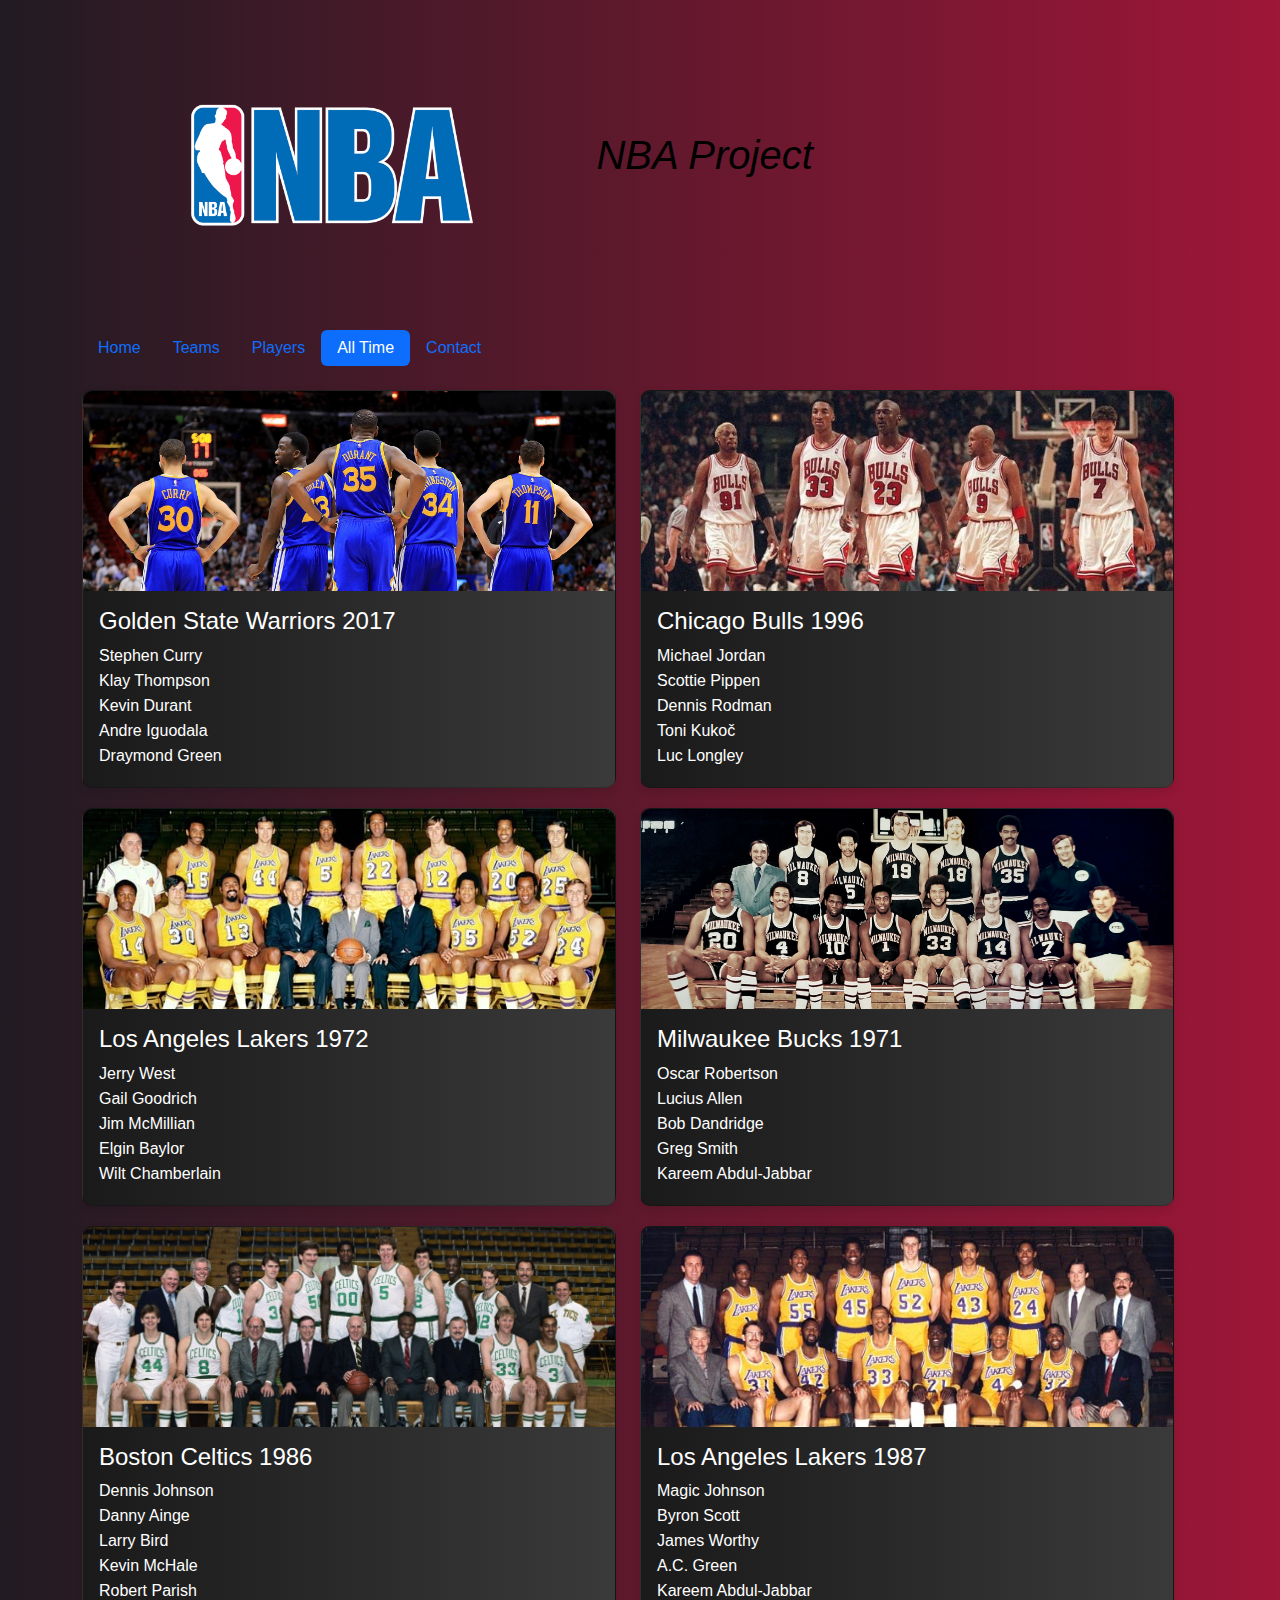
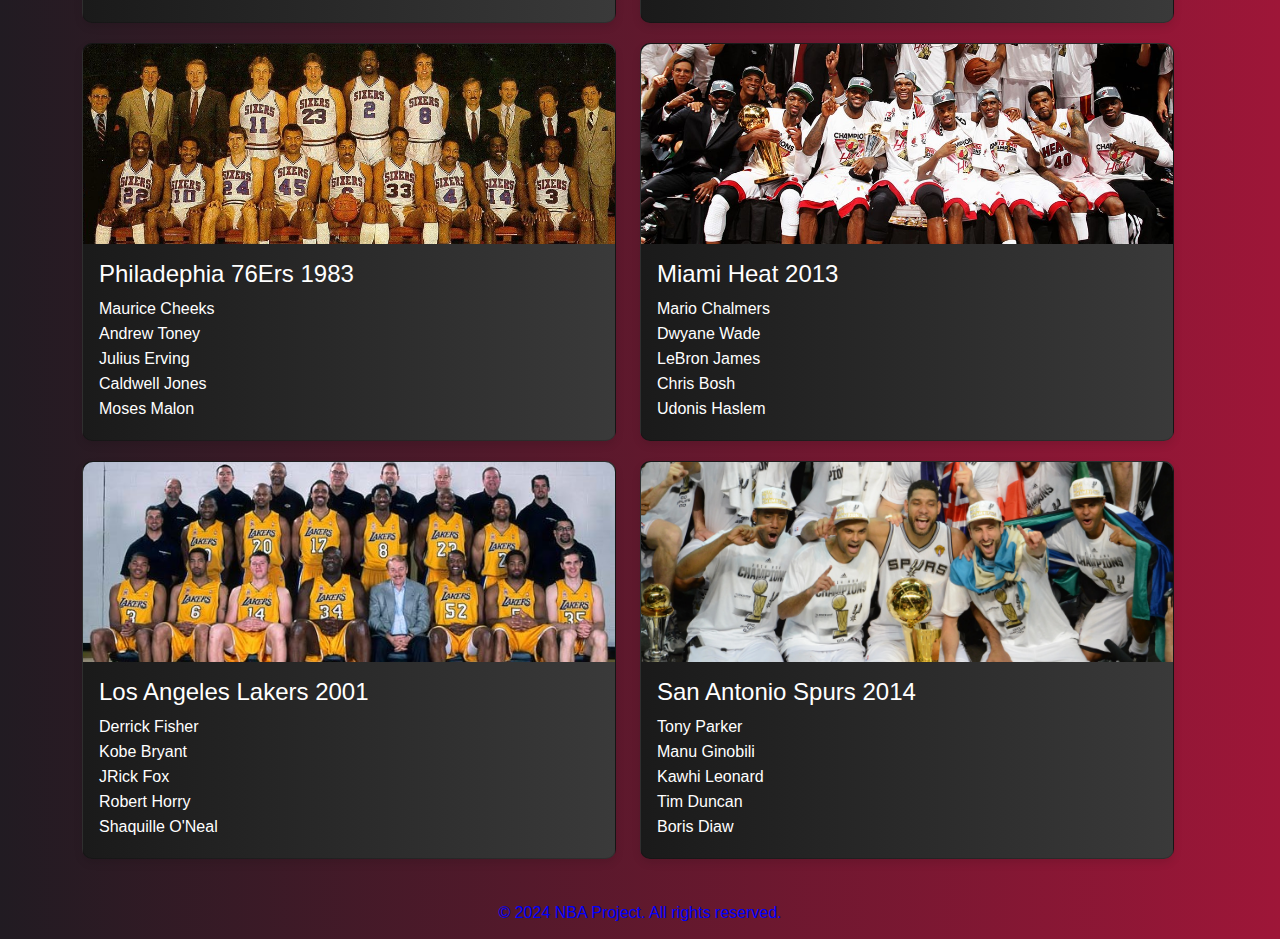
<file: allTime.html>
<!DOCTYPE html>
<html lang="en">
<head>
    <meta charset="UTF-8">
    <meta name="viewport" content="width=device-width, initial-scale=1.0">
    <title>NBA Project</title>
    <link href="https://cdn.jsdelivr.net/npm/bootstrap@5.3.3/dist/css/bootstrap.min.css" rel="stylesheet" integrity="sha384-QWTKZyjpPEjISv5WaRU9OFeRpok6YctnYmDr5pNlyT2bRjXh0JMhjY6hW+ALEwIH" crossorigin="anonymous">
    <link rel="stylesheet" href="css/stylesAllTime.css">
</head>
<body>
    <div class="container">
        <!-- Header -->
        <header class="header my-4">
            <img src="img/logoNBA.png" alt="NBA Logo" class="img-fluid">
            <h1>NBA Project</h1>
        </header>
    
        <!-- Nav -->
        <nav class="nav mb-4">
            <ul class="nav nav-pills justify-content-center">
                <li class="nav-item"><a class="nav-link" href="index.html">Home</a></li>
                <li class="nav-item"><a class="nav-link" href="teams.html">Teams</a></li>
                <li class="nav-item"><a class="nav-link" href="players.html">Players</a></li>
                <li class="nav-item"><a class="nav-link active" href="allTime.html">All Time</a></li>
                <li class="nav-item"><a class="nav-link" href="#">Contact</a></li>
            </ul>
        </nav>
    
        <!-- Main Content -->
        <main class="row">
            <!-- Existing Cards Here -->
            <div class="all-time-teams row">
                <div class="col-md-6">
                    <div class="card">
                        <img src="img/AllTime/warriors2017.jpg" class="card-img-top" alt="Golden State Warriors 2017">
                        <div class="card-body">
                            <h5 class="card-title">Golden State Warriors 2017</h5>
                            <ul class="team-players">
                                <li>Stephen Curry</li>
                                <li>Klay Thompson</li>
                                <li>Kevin Durant</li>
                                <li>Andre Iguodala</li>
                                <li>Draymond Green</li>
                            </ul>
                        </div>
                    </div>
                </div>
        
                <div class="col-md-6">
                    <div class="card">
                        <img src="img/AllTime/Bulls96.jpg" class="card-img-top" alt="Chicago Bulls 1996">
                        <div class="card-body">
                            <h5 class="card-title">Chicago Bulls 1996</h5>
                            <ul class="team-players">
                                <li>Michael Jordan</li>
                                <li>Scottie Pippen</li>
                                <li>Dennis Rodman</li>
                                <li>Toni Kukoč</li>
                                <li>Luc Longley</li>
                            </ul>
                        </div>
                    </div>
                </div>

                <div class="col-md-6">
                    <div class="card">
                        <img src="img/AllTime/lakers1972.jpg" class="card-img-top" alt="Chicago Bulls 1996">
                        <div class="card-body">
                            <h5 class="card-title">Los Angeles Lakers 1972</h5>
                            <ul class="team-players">
                                <li>Jerry West</li>
                                <li>Gail Goodrich</li>
                                <li>Jim McMillian</li>
                                <li>Elgin Baylor</li>
                                <li>Wilt Chamberlain</li>
                            </ul>
                        </div>
                    </div>
                </div>

                <div class="col-md-6">
                    <div class="card">
                        <img src="img/AllTime/MilwaukeeBucks1970.jpg" class="card-img-top" alt="Chicago Bulls 1996">
                        <div class="card-body">
                            <h5 class="card-title">Milwaukee Bucks 1971</h5>
                            <ul class="team-players">
                                <li>Oscar Robertson</li>
                                <li>Lucius Allen</li>
                                <li>Bob Dandridge</li>
                                <li>Greg Smith</li>
                                <li>Kareem Abdul-Jabbar</li>
                            </ul>
                        </div>
                    </div>
                </div>

                <div class="col-md-6">
                    <div class="card">
                        <img src="img/AllTime/Boston-Celtics-1986.jpg" class="card-img-top" alt="Chicago Bulls 1996">
                        <div class="card-body">
                            <h5 class="card-title">Boston Celtics 1986</h5>
                            <ul class="team-players">
                                <li>Dennis Johnson</li>
                                <li>Danny Ainge</li>
                                <li>Larry Bird</li>
                                <li>Kevin McHale</li>
                                <li>Robert Parish</li>
                            </ul>
                        </div>
                    </div>
                </div>

                <div class="col-md-6">
                    <div class="card">
                        <img src="img/AllTime/lakers_1986_1987.jpg" class="card-img-top" alt="Chicago Bulls 1996">
                        <div class="card-body">
                            <h5 class="card-title">Los Angeles Lakers 1987</h5>
                            <ul class="team-players">
                                <li>Magic Johnson</li>
                                <li>Byron Scott</li>
                                <li>James Worthy</li>
                                <li>A.C. Green</li>
                                <li>Kareem Abdul-Jabbar</li>
                            </ul>
                        </div>
                    </div>
                </div>
                
                <div class="col-md-6">
                    <div class="card">
                        <img src="img/AllTime/phila83.jpg" class="card-img-top" alt="Chicago Bulls 1996">
                        <div class="card-body">
                            <h5 class="card-title">Philadephia 76Ers 1983</h5>
                            <ul class="team-players">
                                <li>Maurice Cheeks</li>
                                <li>Andrew Toney</li>
                                <li>Julius Erving</li>
                                <li>Caldwell Jones </li>
                                <li>Moses Malon</li>
                            </ul>
                        </div>
                    </div>
                </div>

                <div class="col-md-6">
                    <div class="card">
                        <img src="img/AllTime/miami2013.jpg" class="card-img-top" alt="Chicago Bulls 1996">
                        <div class="card-body">
                            <h5 class="card-title">Miami Heat 2013</h5>
                            <ul class="team-players">
                                <li>Mario Chalmers</li>
                                <li>Dwyane Wade</li>
                                <li>LeBron James</li>
                                <li>Chris Bosh</li>
                                <li>Udonis Haslem</li>
                            </ul>
                        </div>
                    </div>
                </div>

                <div class="col-md-6">
                    <div class="card">
                        <img src="img/AllTime/lakers2001.jpg" class="card-img-top" alt="Chicago Bulls 1996">
                        <div class="card-body">
                            <h5 class="card-title">Los Angeles Lakers 2001</h5>
                            <ul class="team-players">
                                <li>Derrick Fisher</li>
                                <li>Kobe Bryant</li>
                                <li>JRick Fox</li>
                                <li>Robert Horry</li>
                                <li>Shaquille O'Neal</li>
                            </ul>
                        </div>
                    </div>
                </div>

                <div class="col-md-6">
                    <div class="card">
                        <img src="img/AllTime/spurs2014.jpg" class="card-img-top" alt="Chicago Bulls 1996">
                        <div class="card-body">
                            <h5 class="card-title">San Antonio Spurs 2014</h5>
                            <ul class="team-players">
                                <li>Tony Parker</li>
                                <li>Manu Ginobili</li>
                                <li>Kawhi Leonard</li>
                                <li>Tim Duncan</li>
                                <li>Boris Diaw</li>
                            </ul>
                        </div>
                    </div>
                </div>
                





                </div>
    
        <!-- Footer -->
        <footer class="footer mt-4">
            <p class="text-center">&copy; 2024 NBA Project. All rights reserved.</p>
        </footer>
    </div>
    <script src="https://cdn.jsdelivr.net/npm/bootstrap@5.3.3/dist/js/bootstrap.bundle.min.js" integrity="sha384-YvpcrYf0tY3lHB60NNkmXc5s9fDVZLESaAA55NDzOxhy9GkcIdslK1eN7N6jIeHz" crossorigin="anonymous"></script>
</body>
</html>
</file>
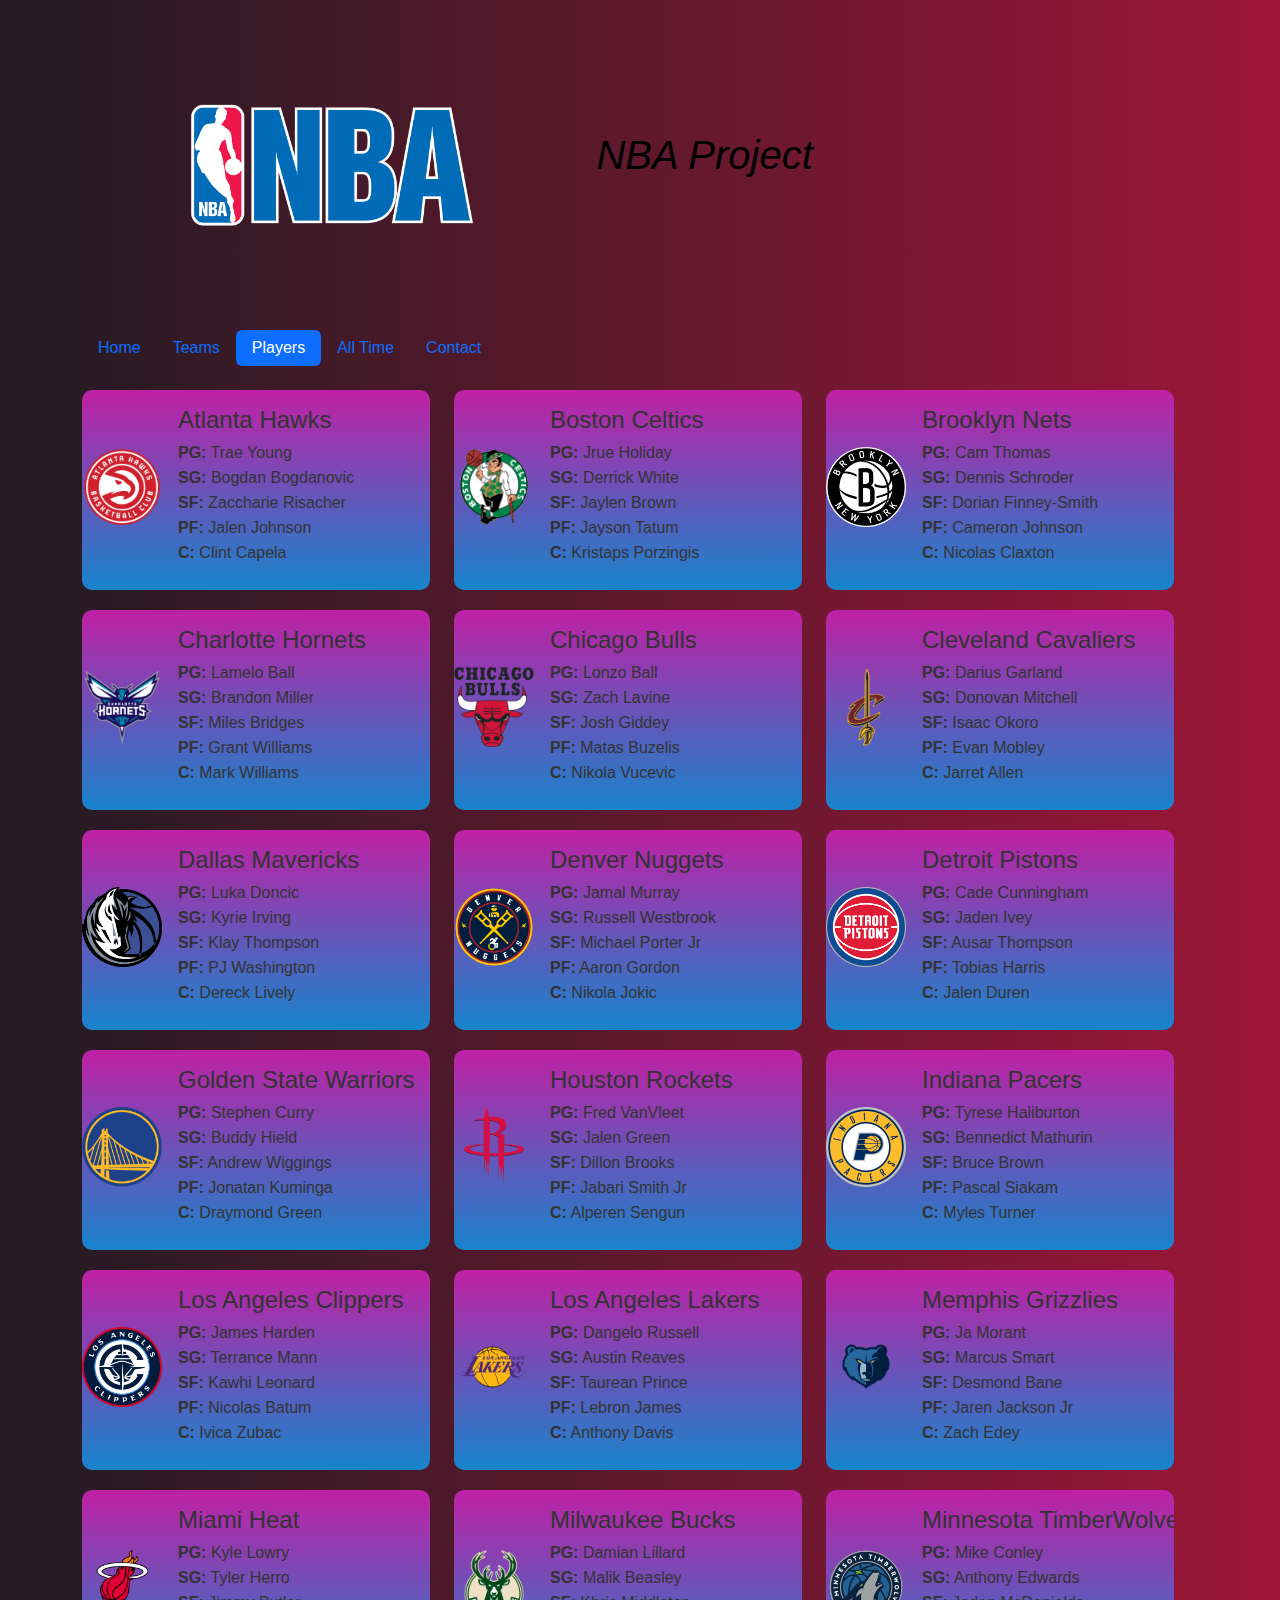
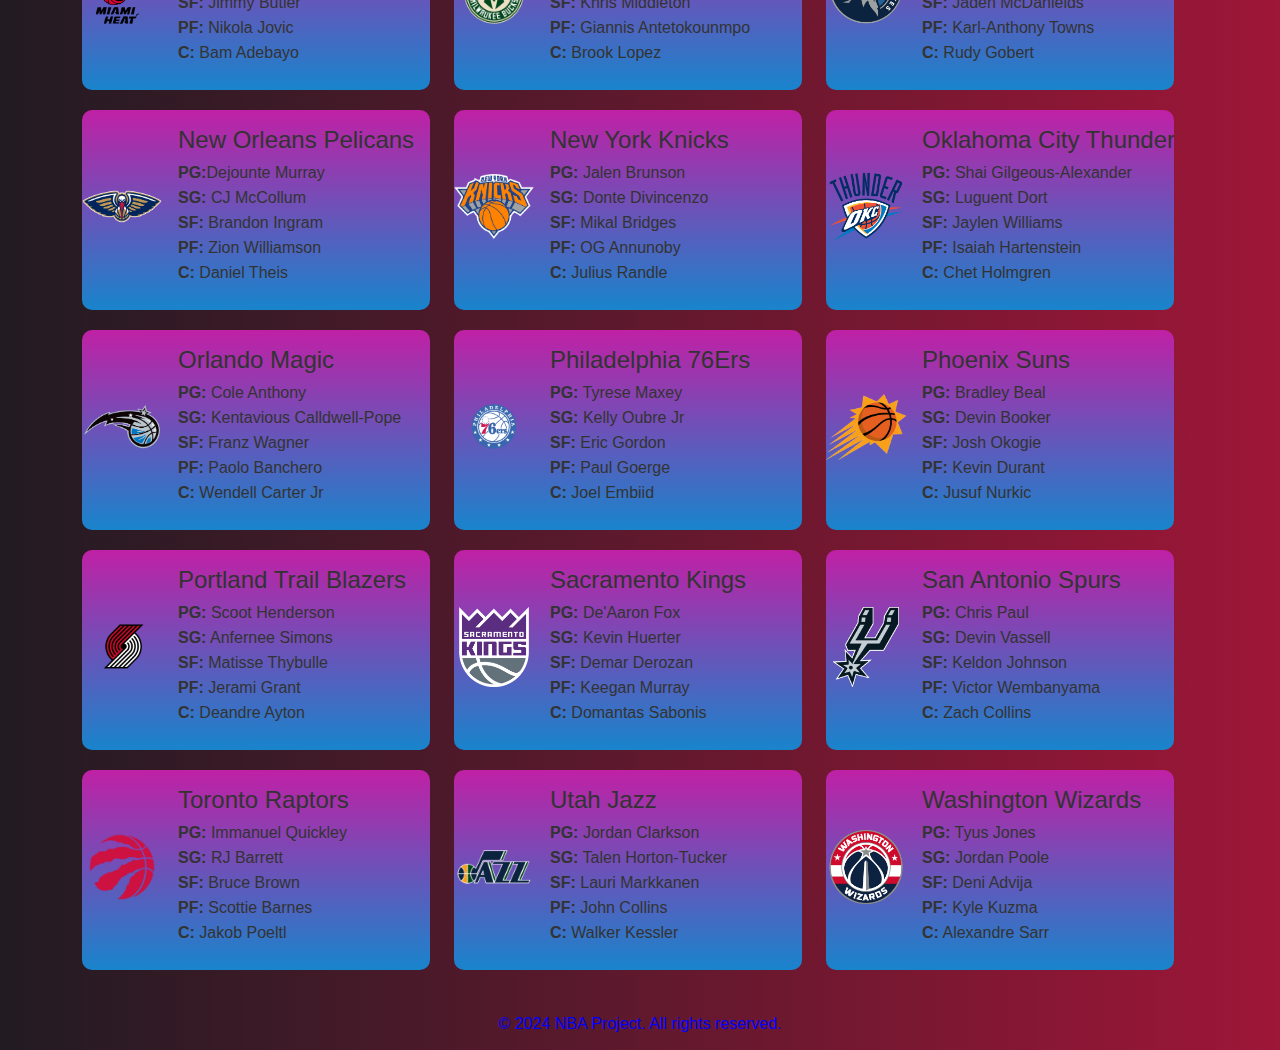
<file: players.html>
<!DOCTYPE html>
<html lang="en">
<head>
    <meta charset="UTF-8">
    <meta name="viewport" content="width=device-width, initial-scale=1.0">
    <title>NBA Project</title>
    <link href="https://cdn.jsdelivr.net/npm/bootstrap@5.3.3/dist/css/bootstrap.min.css" rel="stylesheet" integrity="sha384-QWTKZyjpPEjISv5WaRU9OFeRpok6YctnYmDr5pNlyT2bRjXh0JMhjY6hW+ALEwIH" crossorigin="anonymous">
    <link rel="stylesheet" href="css/stylesPlayers.css">
</head>
<body>
    <div class="container">
        <!-- Header -->
        <header class="header my-4">
            <img src="img/logoNBA.png" alt="NBA Logo" class="img-fluid">
            <h1>NBA Project</h1>
        </header>
    
        <!-- Nav -->
        <nav class="nav mb-4">
            <ul class="nav nav-pills justify-content-center">
                <li class="nav-item"><a class="nav-link" href="#">Home</a></li>
                <li class="nav-item"><a class="nav-link" href="teams.html">Teams</a></li>
                <li class="nav-item"><a class="nav-link active" href="players.html">Players</a></li>
                <li class="nav-item"><a class="nav-link" href="allTime.html">All Time</a></li>
                <li class="nav-item"><a class="nav-link" href="#">Contact</a></li>
            </ul>
        </nav>
    
        <!-- Main Content -->
        <main class="row">
            <!-- Existing Cards Here -->
            <div class="players row">
                <div class="col-md-4">
                    <div class="card">
                        <div class="d-flex align-items-center">
                            <img src="img/nbaTeams/atlantaHawks.png" class="team-logo" alt="Los Angeles Lakers">
                            <div class="card-body">
                                <h5 class="card-title">Atlanta Hawks</h5>
                                <ul class="list-unstyled">
                                    <li><strong>PG:</strong> Trae Young</li>
                                    <li><strong>SG:</strong> Bogdan Bogdanovic</li>
                                    <li><strong>SF:</strong> Zaccharie Risacher</li>
                                    <li><strong>PF:</strong> Jalen Johnson</li>
                                    <li><strong>C:</strong> Clint Capela</li>
                                </ul>
                            </div>
                        </div>
                    </div>
                </div>
                
                <div class="col-md-4">
                    <div class="card">
                        <div class="d-flex align-items-center">
                            <img src="img/nbaTeams/bostonCeltics.png" class="team-logo" alt="Boston Celtics">
                            <div class="card-body">
                                <h5 class="card-title">Boston Celtics</h5>
                                <ul class="list-unstyled">
                                    <li><strong>PG:</strong> Jrue Holiday</li>
                                    <li><strong>SG:</strong> Derrick White</li>
                                    <li><strong>SF:</strong> Jaylen Brown</li>
                                    <li><strong>PF:</strong> Jayson Tatum</li>
                                    <li><strong>C:</strong> Kristaps Porzingis</li>
                                </ul>
                            </div>
                        </div>
                    </div>
                </div>
        
                <div class="col-md-4">
                    <div class="card">
                        <div class="d-flex align-items-center">
                            <img src="img/nbaTeams/brooklynNets.png" class="team-logo" alt="Milwaukee Bucks">
                            <div class="card-body">
                                <h5 class="card-title">Brooklyn Nets</h5>
                                <ul class="list-unstyled">
                                    <li><strong>PG:</strong> Cam Thomas</li>
                                    <li><strong>SG:</strong> Dennis Schroder</li>
                                    <li><strong>SF:</strong> Dorian Finney-Smith</li>
                                    <li><strong>PF:</strong> Cameron Johnson</li>
                                    <li><strong>C:</strong> Nicolas Claxton</li>
                                </ul>
                            </div>
                        </div>
                    </div>
                </div>

                <div class="col-md-4">
                    <div class="card">
                        <div class="d-flex align-items-center">
                            <img src="img/nbaTeams/charlotteHornets.png" class="team-logo" alt="Milwaukee Bucks">
                            <div class="card-body">
                                <h5 class="card-title">Charlotte Hornets</h5>
                                <ul class="list-unstyled">
                                    <li><strong>PG:</strong> Lamelo Ball</li>
                                    <li><strong>SG:</strong> Brandon Miller</li>
                                    <li><strong>SF:</strong> Miles Bridges</li>
                                    <li><strong>PF:</strong> Grant Williams</li>
                                    <li><strong>C:</strong> Mark Williams</li>
                                </ul>
                            </div>
                        </div>
                    </div>
                </div>

                <div class="col-md-4">
                    <div class="card">
                        <div class="d-flex align-items-center">
                            <img src="img/nbaTeams/chicagoBulls.png" class="team-logo" alt="Milwaukee Bucks">
                            <div class="card-body">
                                <h5 class="card-title">Chicago Bulls</h5>
                                <ul class="list-unstyled">
                                    <li><strong>PG:</strong> Lonzo Ball</li>
                                    <li><strong>SG:</strong> Zach Lavine</li>
                                    <li><strong>SF:</strong> Josh Giddey</li>
                                    <li><strong>PF:</strong> Matas Buzelis</li>
                                    <li><strong>C:</strong> Nikola Vucevic</li>
                                </ul>
                            </div>
                        </div>
                    </div>
                </div>

                <div class="col-md-4">
                    <div class="card">
                        <div class="d-flex align-items-center">
                            <img src="img/nbaTeams/clevelandCavaliers.png" class="team-logo" alt="Milwaukee Bucks">
                            <div class="card-body">
                                <h5 class="card-title">Cleveland Cavaliers</h5>
                                <ul class="list-unstyled">
                                    <li><strong>PG:</strong> Darius Garland</li>
                                    <li><strong>SG:</strong> Donovan Mitchell</li>
                                    <li><strong>SF:</strong> Isaac Okoro</li>
                                    <li><strong>PF:</strong> Evan Mobley</li>
                                    <li><strong>C:</strong> Jarret Allen</li>
                                </ul>
                            </div>
                        </div>
                    </div>
                </div>

                <div class="col-md-4">
                    <div class="card">
                        <div class="d-flex align-items-center">
                            <img src="img/nbaTeams/dallasMavericks.png" class="team-logo" alt="Milwaukee Bucks">
                            <div class="card-body">
                                <h5 class="card-title">Dallas Mavericks</h5>
                                <ul class="list-unstyled">
                                    <li><strong>PG:</strong> Luka Doncic</li>
                                    <li><strong>SG:</strong> Kyrie Irving</li>
                                    <li><strong>SF:</strong> Klay Thompson</li>
                                    <li><strong>PF:</strong> PJ Washington</li>
                                    <li><strong>C:</strong> Dereck Lively</li>
                                </ul>
                            </div>
                        </div>
                    </div>
                </div>

                <div class="col-md-4">
                    <div class="card">
                        <div class="d-flex align-items-center">
                            <img src="img/nbaTeams/denverNuggets.png" class="team-logo" alt="Milwaukee Bucks">
                            <div class="card-body">
                                <h5 class="card-title">Denver Nuggets</h5>
                                <ul class="list-unstyled">
                                    <li><strong>PG:</strong> Jamal Murray</li>
                                    <li><strong>SG:</strong> Russell Westbrook</li>
                                    <li><strong>SF:</strong> Michael Porter Jr</li>
                                    <li><strong>PF:</strong> Aaron Gordon</li>
                                    <li><strong>C:</strong> Nikola Jokic</li>
                                </ul>
                            </div>
                        </div>
                    </div>
                </div>

                <div class="col-md-4">
                    <div class="card">
                        <div class="d-flex align-items-center">
                            <img src="img/nbaTeams/detroitPistons.png" class="team-logo" alt="Milwaukee Bucks">
                            <div class="card-body">
                                <h5 class="card-title">Detroit Pistons</h5>
                                <ul class="list-unstyled">
                                    <li><strong>PG:</strong> Cade Cunningham</li>
                                    <li><strong>SG:</strong> Jaden Ivey</li>
                                    <li><strong>SF:</strong> Ausar Thompson</li>
                                    <li><strong>PF:</strong> Tobias Harris</li>
                                    <li><strong>C:</strong> Jalen Duren</li>
                                </ul>
                            </div>
                        </div>
                    </div>
                </div>

                <div class="col-md-4">
                    <div class="card">
                        <div class="d-flex align-items-center">
                            <img src="img/nbaTeams/goldenStateWarriors.png" class="team-logo" alt="Milwaukee Bucks">
                            <div class="card-body">
                                <h5 class="card-title">Golden State Warriors</h5>
                                <ul class="list-unstyled">
                                    <li><strong>PG:</strong> Stephen Curry</li>
                                    <li><strong>SG:</strong> Buddy Hield</li>
                                    <li><strong>SF:</strong> Andrew Wiggings</li>
                                    <li><strong>PF:</strong> Jonatan Kuminga</li>
                                    <li><strong>C:</strong> Draymond Green</li>
                                </ul>
                            </div>
                        </div>
                    </div>
                </div>

                <div class="col-md-4">
                    <div class="card">
                        <div class="d-flex align-items-center">
                            <img src="img/nbaTeams/houstonRockets.png" class="team-logo" alt="Milwaukee Bucks">
                            <div class="card-body">
                                <h5 class="card-title">Houston Rockets</h5>
                                <ul class="list-unstyled">
                                    <li><strong>PG:</strong> Fred VanVleet</li>
                                    <li><strong>SG:</strong> Jalen Green</li>
                                    <li><strong>SF:</strong> Dillon Brooks</li>
                                    <li><strong>PF:</strong> Jabari Smith Jr</li>
                                    <li><strong>C:</strong> Alperen Sengun</li>
                                </ul>
                            </div>
                        </div>
                    </div>
                </div>

                <div class="col-md-4">
                    <div class="card">
                        <div class="d-flex align-items-center">
                            <img src="img/nbaTeams/indianaPacers.png" class="team-logo" alt="Milwaukee Bucks">
                            <div class="card-body">
                                <h5 class="card-title">Indiana Pacers</h5>
                                <ul class="list-unstyled">
                                    <li><strong>PG:</strong> Tyrese Haliburton</li>
                                    <li><strong>SG:</strong> Bennedict Mathurin</li>
                                    <li><strong>SF:</strong> Bruce Brown</li>
                                    <li><strong>PF:</strong> Pascal Siakam</li>
                                    <li><strong>C:</strong> Myles Turner</li>
                                </ul>
                            </div>
                        </div>
                    </div>
                </div>

                <div class="col-md-4">
                    <div class="card">
                        <div class="d-flex align-items-center">
                            <img src="img/nbaTeams/losAngelesClippers.png" class="team-logo" alt="Milwaukee Bucks">
                            <div class="card-body">
                                <h5 class="card-title">Los Angeles Clippers</h5>
                                <ul class="list-unstyled">
                                    <li><strong>PG:</strong> James Harden</li>
                                    <li><strong>SG:</strong> Terrance Mann</li>
                                    <li><strong>SF:</strong> Kawhi Leonard</li>
                                    <li><strong>PF:</strong> Nicolas Batum</li>
                                    <li><strong>C:</strong> Ivica Zubac</li>
                                </ul>
                            </div>
                        </div>
                    </div>
                </div>

                <div class="col-md-4">
                    <div class="card">
                        <div class="d-flex align-items-center">
                            <img src="img/nbaTeams/lakers.webp" class="team-logo" alt="Milwaukee Bucks">
                            <div class="card-body">
                                <h5 class="card-title">Los Angeles Lakers</h5>
                                <ul class="list-unstyled">
                                    <li><strong>PG:</strong> Dangelo Russell</li>
                                    <li><strong>SG:</strong> Austin Reaves</li>
                                    <li><strong>SF:</strong> Taurean Prince</li>
                                    <li><strong>PF:</strong> Lebron James </li>
                                    <li><strong>C:</strong> Anthony Davis</li>
                                </ul>
                            </div>
                        </div>
                    </div>
                </div>

                <div class="col-md-4">
                    <div class="card">
                        <div class="d-flex align-items-center">
                            <img src="img/nbaTeams/memphisGrizzlies.png" class="team-logo" alt="Milwaukee Bucks">
                            <div class="card-body">
                                <h5 class="card-title">Memphis Grizzlies</h5>
                                <ul class="list-unstyled">
                                    <li><strong>PG:</strong> Ja Morant</li>
                                    <li><strong>SG:</strong> Marcus Smart</li>
                                    <li><strong>SF:</strong> Desmond Bane</li>
                                    <li><strong>PF:</strong> Jaren Jackson Jr</li>
                                    <li><strong>C:</strong> Zach Edey</li>
                                </ul>
                            </div>
                        </div>
                    </div>
                </div>

                <div class="col-md-4">
                    <div class="card">
                        <div class="d-flex align-items-center">
                            <img src="img/nbaTeams/miamiHeat.png" class="team-logo" alt="Milwaukee Bucks">
                            <div class="card-body">
                                <h5 class="card-title">Miami Heat</h5>
                                <ul class="list-unstyled">
                                    <li><strong>PG:</strong> Kyle Lowry</li>
                                    <li><strong>SG:</strong> Tyler Herro</li>
                                    <li><strong>SF:</strong> Jimmy Butler</li>
                                    <li><strong>PF:</strong> Nikola Jovic</li>
                                    <li><strong>C:</strong> Bam Adebayo</li>
                                </ul>
                            </div>
                        </div>
                    </div>
                </div>

                <div class="col-md-4">
                    <div class="card">
                        <div class="d-flex align-items-center">
                            <img src="img/nbaTeams/milwaukeeBucks.png" class="team-logo" alt="Milwaukee Bucks">
                            <div class="card-body">
                                <h5 class="card-title">Milwaukee Bucks</h5>
                                <ul class="list-unstyled">
                                    <li><strong>PG:</strong> Damian Lillard</li>
                                    <li><strong>SG:</strong> Malik Beasley</li>
                                    <li><strong>SF:</strong> Khris Middleton</li>
                                    <li><strong>PF:</strong> Giannis Antetokounmpo</li>
                                    <li><strong>C:</strong> Brook Lopez</li>
                                </ul>
                            </div>
                        </div>
                    </div>
                </div>

                <div class="col-md-4">
                    <div class="card">
                        <div class="d-flex align-items-center">
                            <img src="img/nbaTeams/minesottaTimberwolves.png" class="team-logo" alt="Milwaukee Bucks">
                            <div class="card-body">
                                <h5 class="card-title">Minnesota TimberWolves</h5>
                                <ul class="list-unstyled">
                                    <li><strong>PG:</strong> Mike Conley</li>
                                    <li><strong>SG:</strong> Anthony Edwards</li>
                                    <li><strong>SF:</strong> Jaden McDanields</li>
                                    <li><strong>PF:</strong> Karl-Anthony Towns</li>
                                    <li><strong>C:</strong> Rudy Gobert</li>
                                </ul>
                            </div>
                        </div>
                    </div>
                </div>

                <div class="col-md-4">
                    <div class="card">
                        <div class="d-flex align-items-center">
                            <img src="img/nbaTeams/newOrleansPelicans.png" class="team-logo" alt="Milwaukee Bucks">
                            <div class="card-body">
                                <h5 class="card-title">New Orleans Pelicans</h5>
                                <ul class="list-unstyled">
                                    <li><strong>PG:</strong>Dejounte Murray</li>
                                    <li><strong>SG:</strong> CJ McCollum</li>
                                    <li><strong>SF:</strong> Brandon Ingram</li>
                                    <li><strong>PF:</strong> Zion Williamson</li>
                                    <li><strong>C:</strong> Daniel Theis</li>
                                </ul>
                            </div>
                        </div>
                    </div>
                </div>

                <div class="col-md-4">
                    <div class="card">
                        <div class="d-flex align-items-center">
                            <img src="img/nbaTeams/newYorkKnicks.png" class="team-logo" alt="Milwaukee Bucks">
                            <div class="card-body">
                                <h5 class="card-title">New York Knicks</h5>
                                <ul class="list-unstyled">
                                    <li><strong>PG:</strong> Jalen Brunson</li>
                                    <li><strong>SG:</strong> Donte Divincenzo</li>
                                    <li><strong>SF:</strong> Mikal Bridges</li>
                                    <li><strong>PF:</strong> OG Annunoby</li>
                                    <li><strong>C:</strong> Julius Randle</li>
                                </ul>
                            </div>
                        </div>
                    </div>
                </div>

                <div class="col-md-4">
                    <div class="card">
                        <div class="d-flex align-items-center">
                            <img src="img/nbaTeams/okc.png" class="team-logo" alt="Milwaukee Bucks">
                            <div class="card-body">
                                <h5 class="card-title">Oklahoma City Thunder</h5>
                                <ul class="list-unstyled">
                                    <li><strong>PG:</strong> Shai Gilgeous-Alexander</li>
                                    <li><strong>SG:</strong> Luguent Dort</li>
                                    <li><strong>SF:</strong> Jaylen Williams</li>
                                    <li><strong>PF:</strong> Isaiah Hartenstein</li>
                                    <li><strong>C:</strong> Chet Holmgren</li>
                                </ul>
                            </div>
                        </div>
                    </div>
                </div>

                <div class="col-md-4">
                    <div class="card">
                        <div class="d-flex align-items-center">
                            <img src="img/nbaTeams/orlandoMagic.png" class="team-logo" alt="Milwaukee Bucks">
                            <div class="card-body">
                                <h5 class="card-title">Orlando Magic</h5>
                                <ul class="list-unstyled">
                                    <li><strong>PG:</strong> Cole Anthony</li>
                                    <li><strong>SG:</strong> Kentavious Calldwell-Pope</li>
                                    <li><strong>SF:</strong> Franz Wagner</li>
                                    <li><strong>PF:</strong> Paolo Banchero</li>
                                    <li><strong>C:</strong> Wendell Carter Jr</li>
                                </ul>
                            </div>
                        </div>
                    </div>
                </div>

                <div class="col-md-4">
                    <div class="card">
                        <div class="d-flex align-items-center">
                            <img src="img/nbaTeams/philadelphia76Ers.png" class="team-logo" alt="Milwaukee Bucks">
                            <div class="card-body">
                                <h5 class="card-title">Philadelphia 76Ers</h5>
                                <ul class="list-unstyled">
                                    <li><strong>PG:</strong> Tyrese Maxey</li>
                                    <li><strong>SG:</strong> Kelly Oubre Jr</li>
                                    <li><strong>SF:</strong> Eric Gordon</li>
                                    <li><strong>PF:</strong> Paul Goerge</li>
                                    <li><strong>C:</strong> Joel Embiid</li>
                                </ul>
                            </div>
                        </div>
                    </div>
                </div>

                <div class="col-md-4">
                    <div class="card">
                        <div class="d-flex align-items-center">
                            <img src="img/nbaTeams/phoenixSuns.webp" class="team-logo" alt="Milwaukee Bucks">
                            <div class="card-body">
                                <h5 class="card-title">Phoenix Suns</h5>
                                <ul class="list-unstyled">
                                    <li><strong>PG:</strong> Bradley Beal</li>
                                    <li><strong>SG:</strong> Devin Booker</li>
                                    <li><strong>SF:</strong> Josh Okogie</li>
                                    <li><strong>PF:</strong> Kevin Durant</li>
                                    <li><strong>C:</strong> Jusuf Nurkic</li>
                                </ul>
                            </div>
                        </div>
                    </div>
                </div>

                <div class="col-md-4">
                    <div class="card">
                        <div class="d-flex align-items-center">
                            <img src="img/nbaTeams/portlandTrailBlazers.png" class="team-logo" alt="Milwaukee Bucks">
                            <div class="card-body">
                                <h5 class="card-title">Portland Trail Blazers</h5>
                                <ul class="list-unstyled">
                                    <li><strong>PG:</strong> Scoot Henderson</li>
                                    <li><strong>SG:</strong> Anfernee Simons</li>
                                    <li><strong>SF:</strong> Matisse Thybulle</li>
                                    <li><strong>PF:</strong> Jerami Grant</li>
                                    <li><strong>C:</strong> Deandre Ayton</li>
                                </ul>
                            </div>
                        </div>
                    </div>
                </div>

                <div class="col-md-4">
                    <div class="card">
                        <div class="d-flex align-items-center">
                            <img src="img/nbaTeams/sacramentoKings.png" class="team-logo" alt="Milwaukee Bucks">
                            <div class="card-body">
                                <h5 class="card-title">Sacramento Kings</h5>
                                <ul class="list-unstyled">
                                    <li><strong>PG:</strong> De'Aaron Fox</li>
                                    <li><strong>SG:</strong> Kevin Huerter</li>
                                    <li><strong>SF:</strong> Demar Derozan</li>
                                    <li><strong>PF:</strong> Keegan Murray</li>
                                    <li><strong>C:</strong> Domantas Sabonis</li>
                                </ul>
                            </div>
                        </div>
                    </div>
                </div>

                <div class="col-md-4">
                    <div class="card">
                        <div class="d-flex align-items-center">
                            <img src="img/nbaTeams/sanAntonioSpurs.gif" class="team-logo" alt="Milwaukee Bucks">
                            <div class="card-body">
                                <h5 class="card-title">San Antonio Spurs</h5>
                                <ul class="list-unstyled">
                                    <li><strong>PG:</strong> Chris Paul</li>
                                    <li><strong>SG:</strong> Devin Vassell</li>
                                    <li><strong>SF:</strong> Keldon Johnson</li>
                                    <li><strong>PF:</strong> Victor Wembanyama</li>
                                    <li><strong>C:</strong> Zach Collins</li>
                                </ul>
                            </div>
                        </div>
                    </div>
                </div>

                <div class="col-md-4">
                    <div class="card">
                        <div class="d-flex align-items-center">
                            <img src="img/nbaTeams/torontoRaptors.png" class="team-logo" alt="Milwaukee Bucks">
                            <div class="card-body">
                                <h5 class="card-title">Toronto Raptors</h5>
                                <ul class="list-unstyled">
                                    <li><strong>PG:</strong> Immanuel Quickley</li>
                                    <li><strong>SG:</strong> RJ Barrett</li>
                                    <li><strong>SF:</strong> Bruce Brown</li>
                                    <li><strong>PF:</strong> Scottie Barnes</li>
                                    <li><strong>C:</strong> Jakob Poeltl</li>
                                </ul>
                            </div>
                        </div>
                    </div>
                </div>

                <div class="col-md-4">
                    <div class="card">
                        <div class="d-flex align-items-center">
                            <img src="img/nbaTeams/utahJazz.png" class="team-logo" alt="Milwaukee Bucks">
                            <div class="card-body">
                                <h5 class="card-title">Utah Jazz</h5>
                                <ul class="list-unstyled">
                                    <li><strong>PG:</strong> Jordan Clarkson</li>
                                    <li><strong>SG:</strong> Talen Horton-Tucker</li>
                                    <li><strong>SF:</strong> Lauri Markkanen</li>
                                    <li><strong>PF:</strong> John Collins</li>
                                    <li><strong>C:</strong> Walker Kessler</li>
                                </ul>
                            </div>
                        </div>
                    </div>
                </div>

                <div class="col-md-4">
                    <div class="card">
                        <div class="d-flex align-items-center">
                            <img src="img/nbaTeams/washingtonWizards.png" class="team-logo" alt="Milwaukee Bucks">
                            <div class="card-body">
                                <h5 class="card-title">Washington Wizards</h5>
                                <ul class="list-unstyled">
                                    <li><strong>PG:</strong> Tyus Jones</li>
                                    <li><strong>SG:</strong> Jordan Poole</li>
                                    <li><strong>SF:</strong> Deni Advija</li>
                                    <li><strong>PF:</strong> Kyle Kuzma</li>
                                    <li><strong>C:</strong> Alexandre Sarr</li>
                                </ul>
                            </div>
                        </div>
                    </div>
                </div>

                    



                </div>
            </div>
        </main>
    
        <!-- Footer -->
        <footer class="footer mt-4">
            <p class="text-center">&copy; 2024 NBA Project. All rights reserved.</p>
        </footer>
    </div>
    <script src="https://cdn.jsdelivr.net/npm/bootstrap@5.3.3/dist/js/bootstrap.bundle.min.js" integrity="sha384-YvpcrYf0tY3lHB60NNkmXc5s9fDVZLESaAA55NDzOxhy9GkcIdslK1eN7N6jIeHz" crossorigin="anonymous"></script>
</body>
</html>
</file>
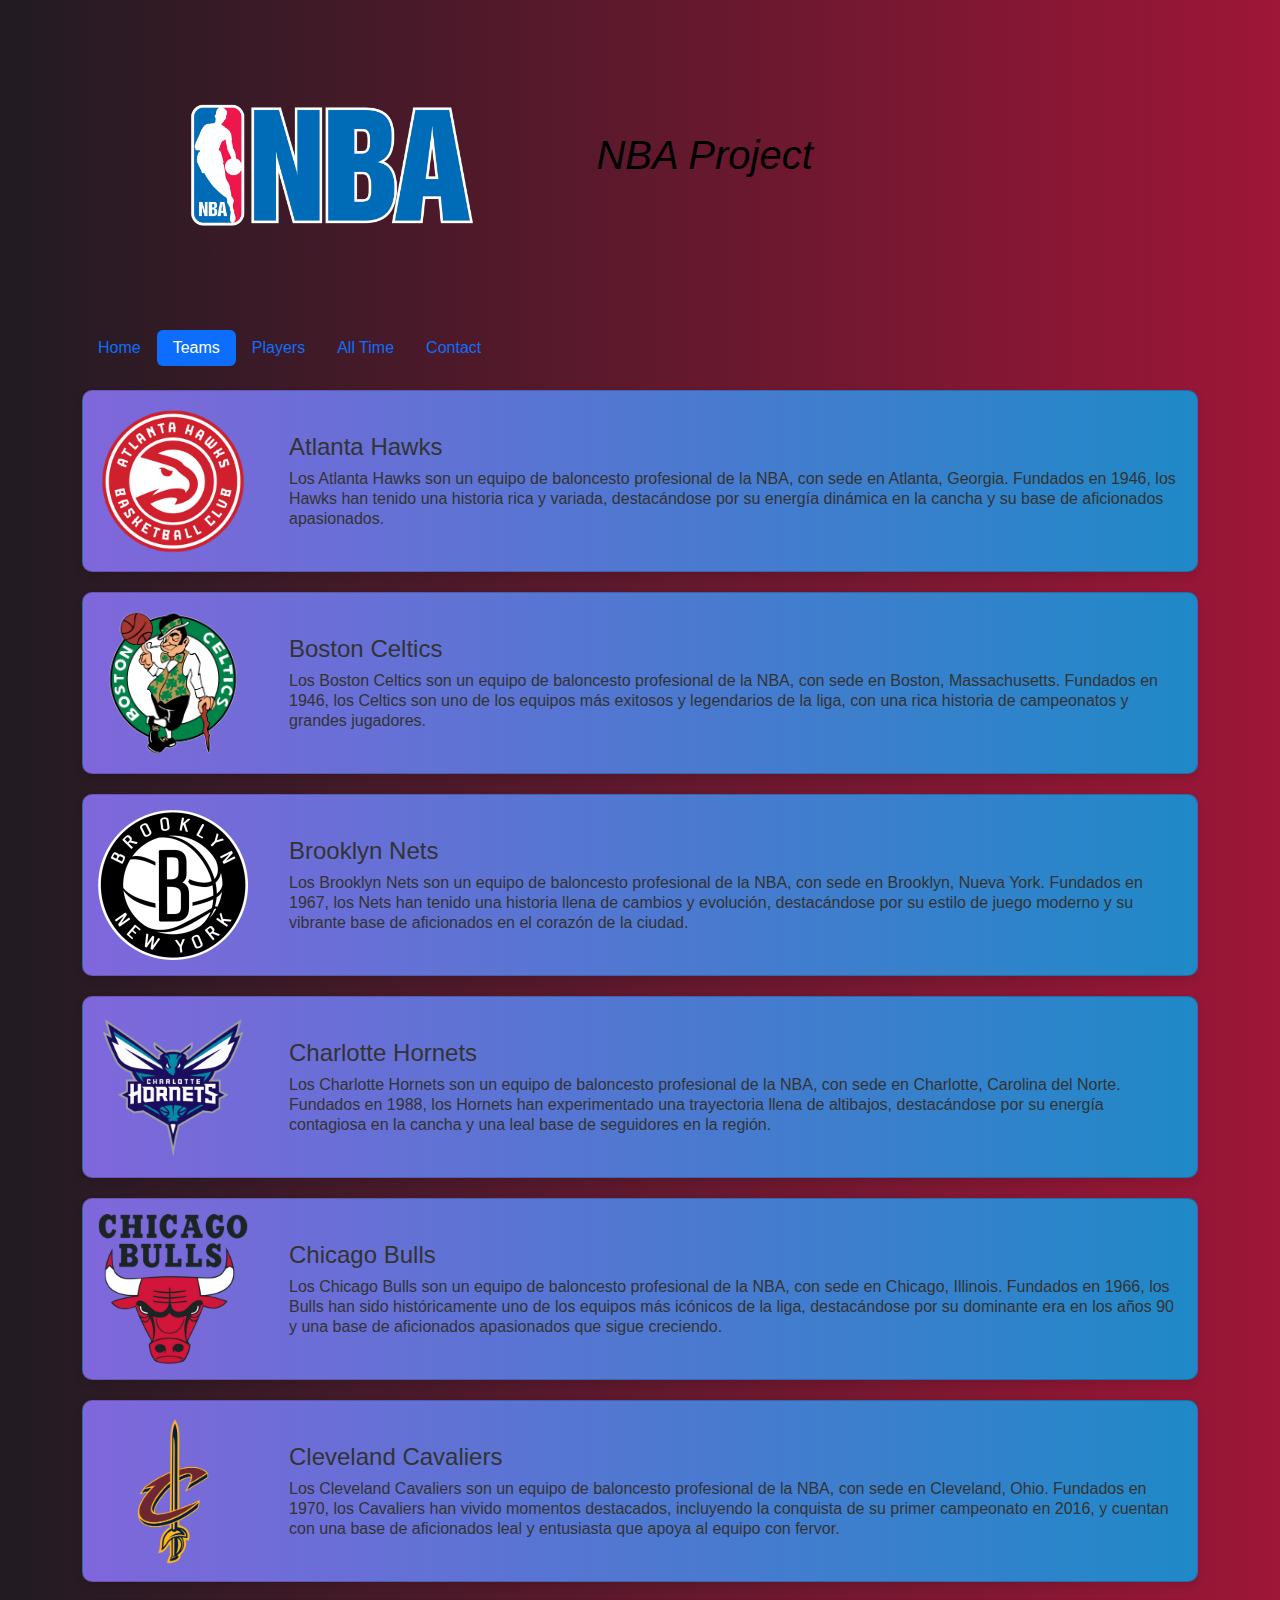
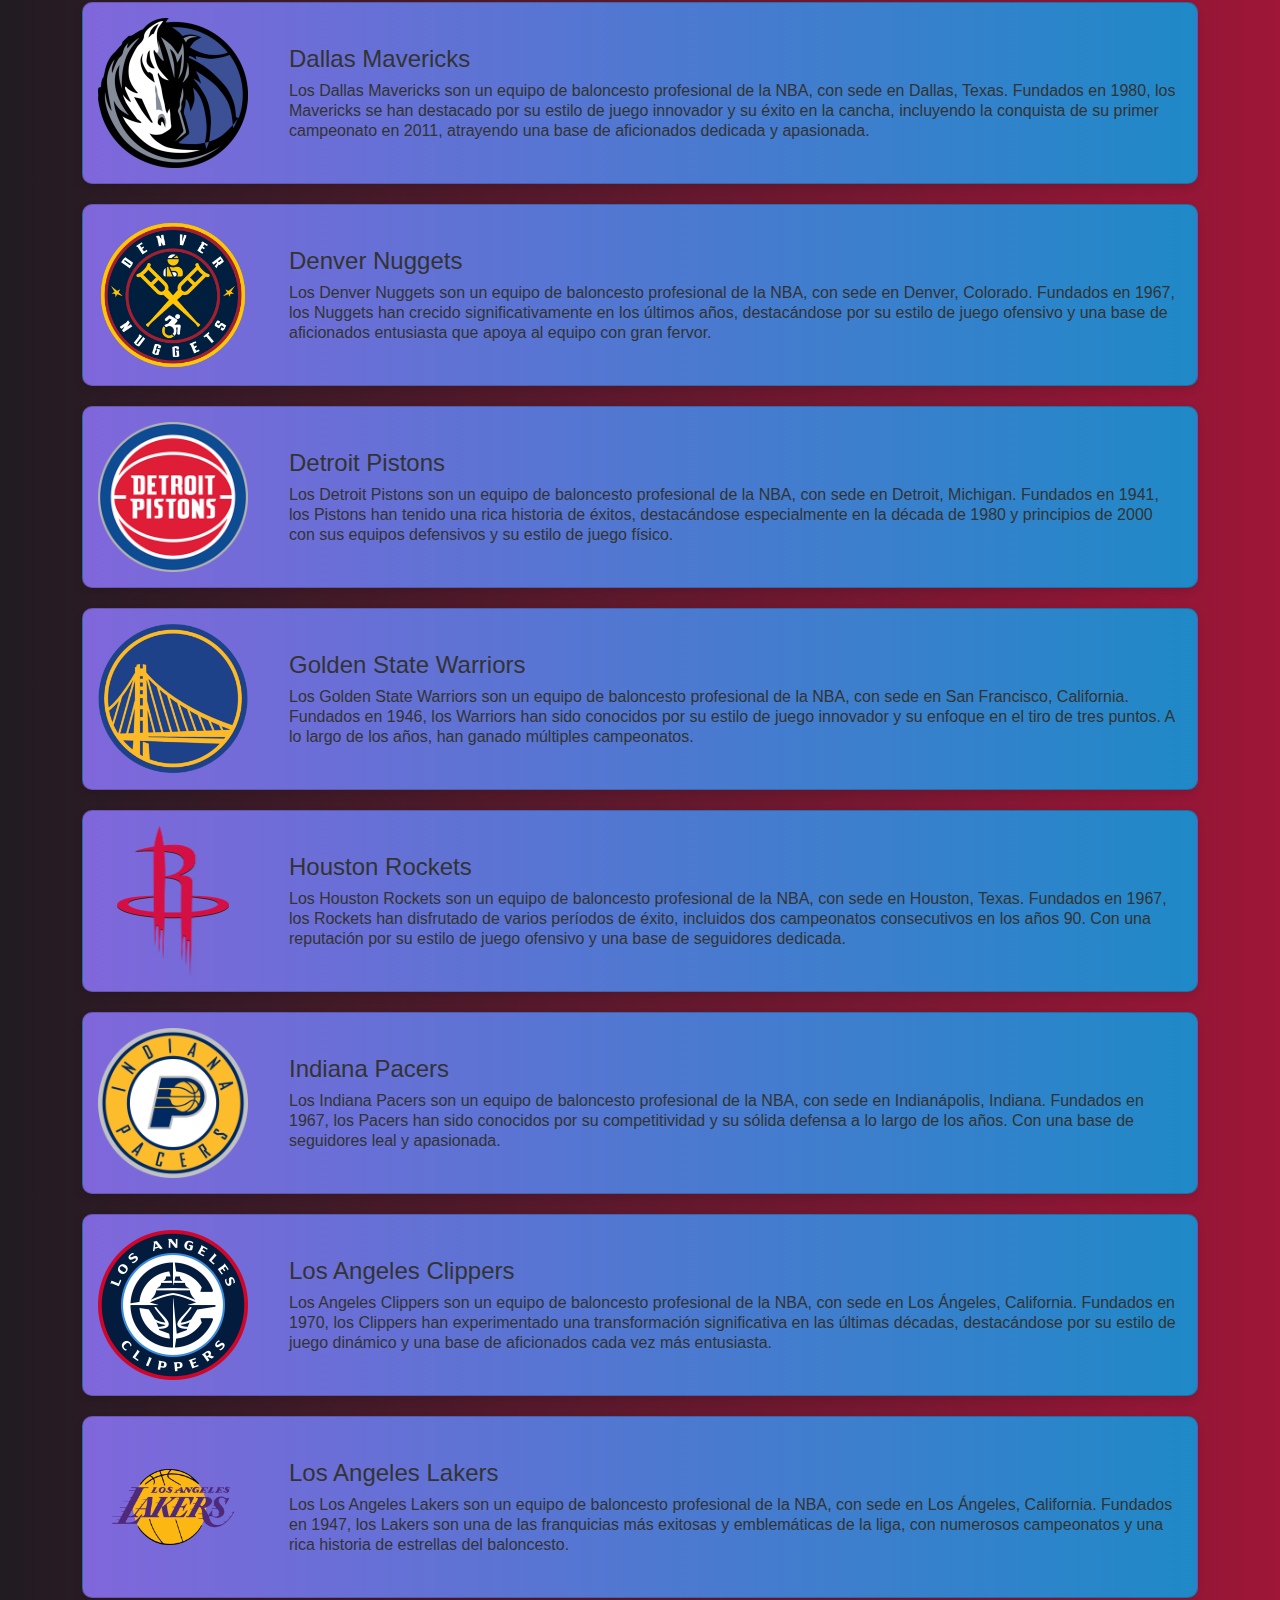
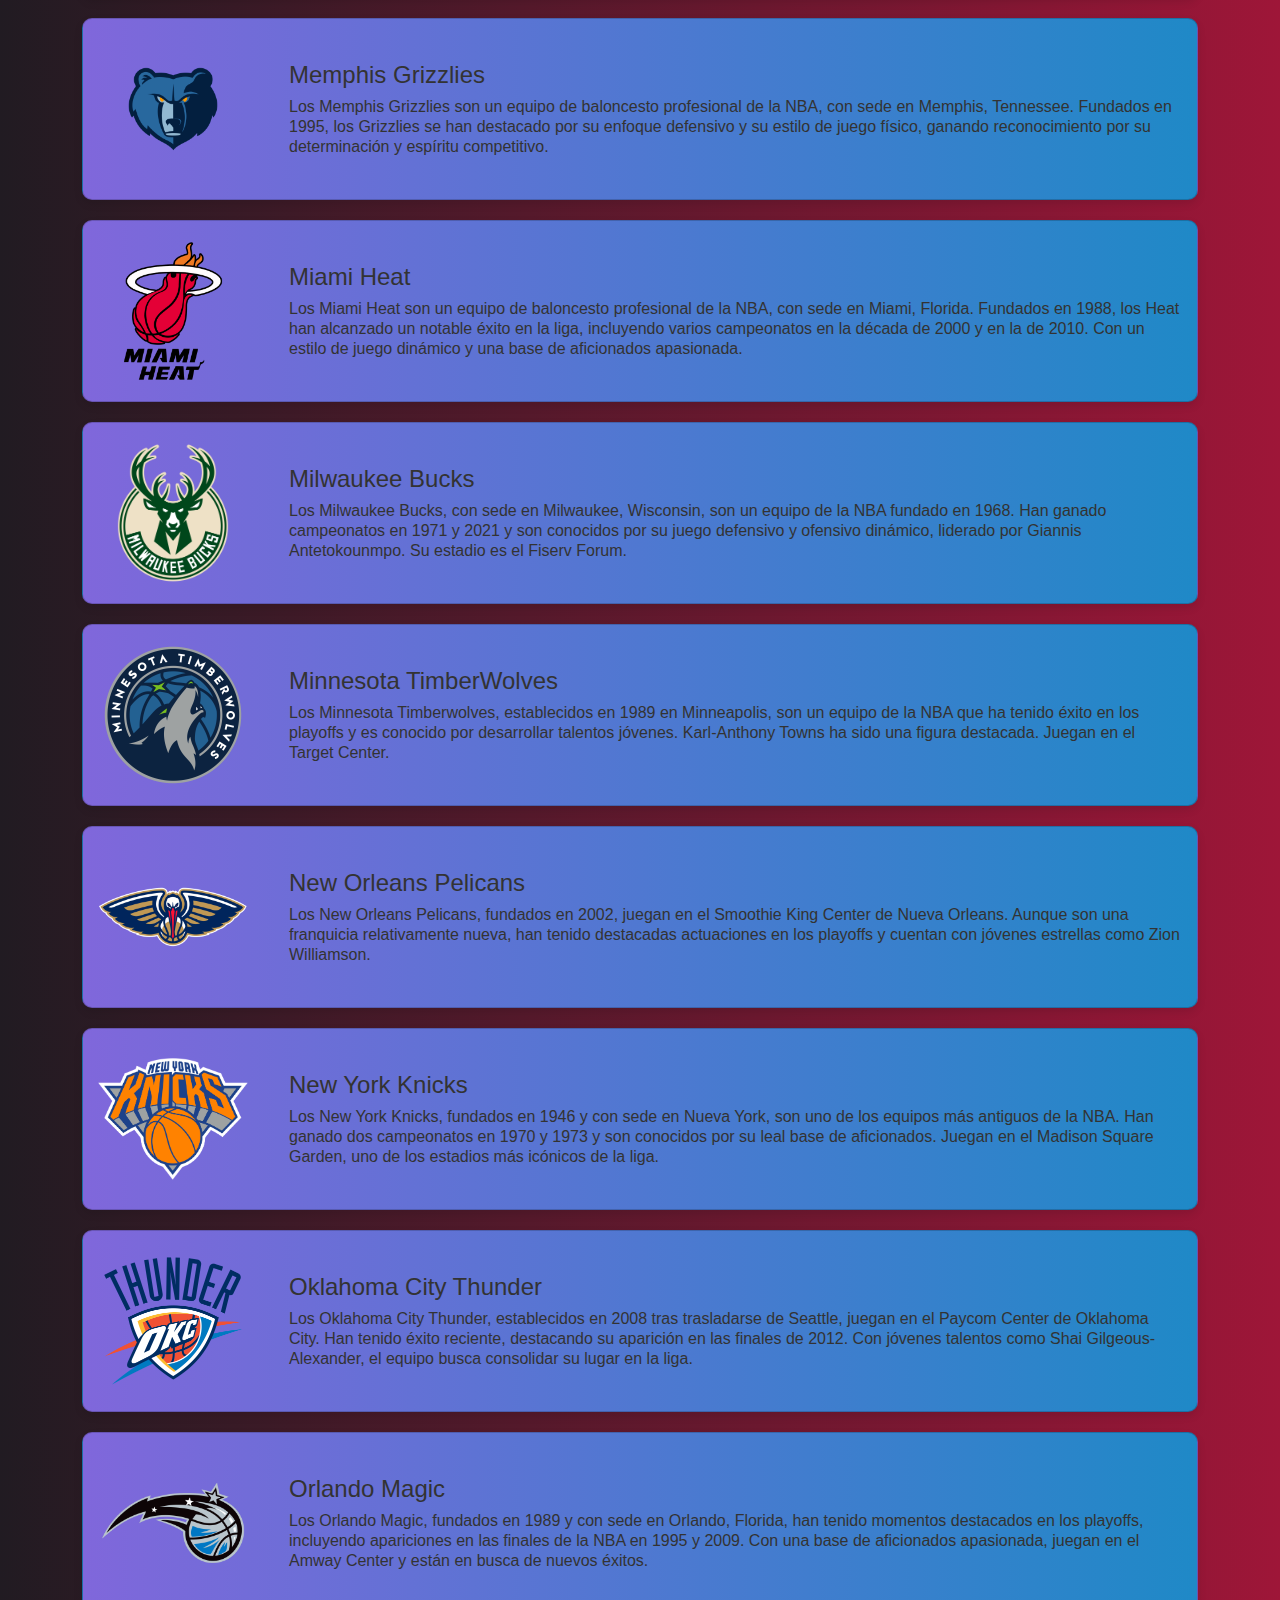
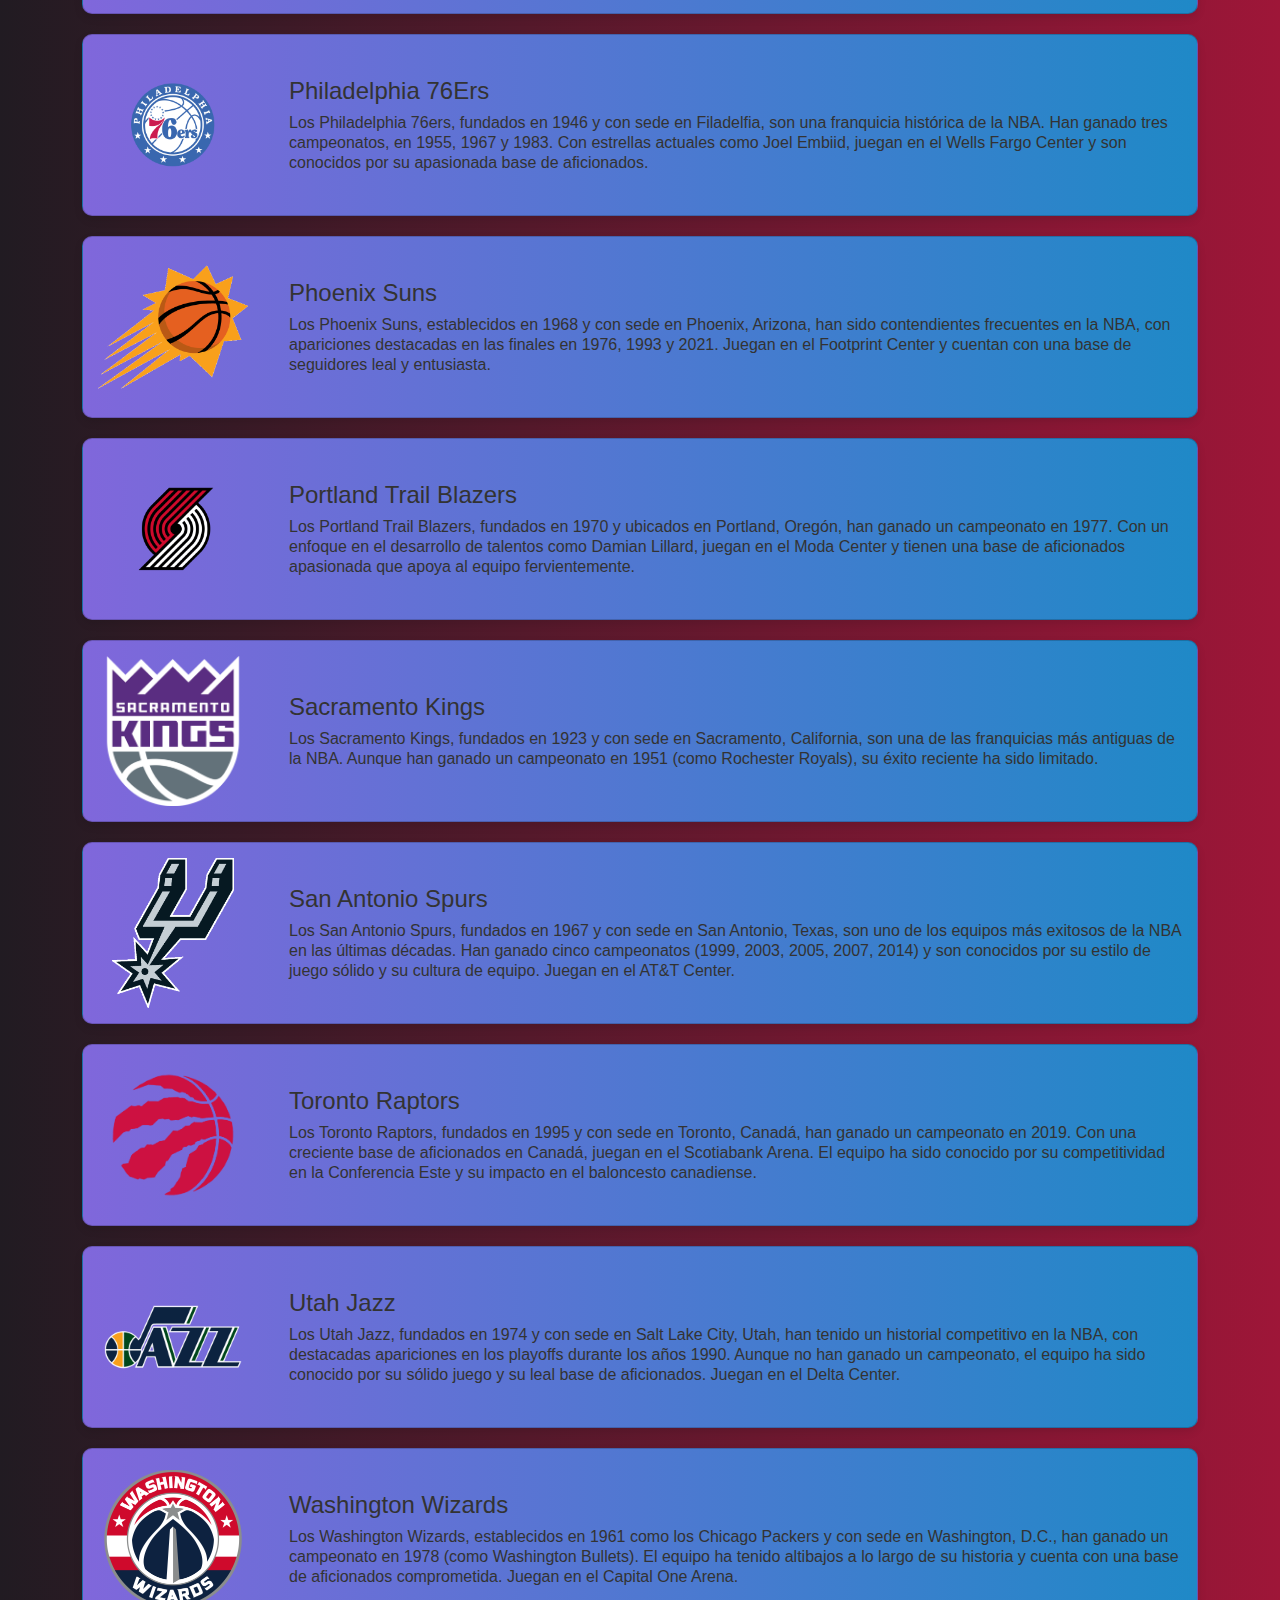
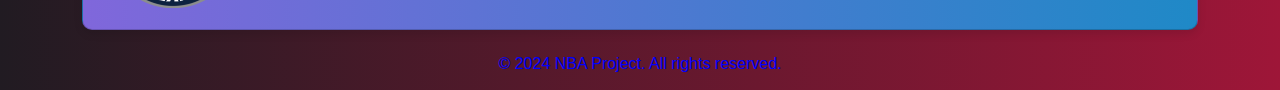
<file: teams.html>
<!DOCTYPE html>
<html lang="en">
<head>
    <meta charset="UTF-8">
    <meta name="viewport" content="width=device-width, initial-scale=1.0">
    <title>NBA Project</title>
    <link href="https://cdn.jsdelivr.net/npm/bootstrap@5.3.3/dist/css/bootstrap.min.css" rel="stylesheet" integrity="sha384-QWTKZyjpPEjISv5WaRU9OFeRpok6YctnYmDr5pNlyT2bRjXh0JMhjY6hW+ALEwIH" crossorigin="anonymous">
    <link rel="stylesheet" href="css/stylesTeams.css">
</head>
<body>

    <div class="container">
        <!-- Header -->
        <header class="header my-4">
            <img src="img/logoNBA.png" alt="NBA Logo" class="img-fluid">
            <h1>NBA Project</h1>
        </header>
    
        <!-- Nav -->
        <nav class="nav mb-4">
            <ul class="nav nav-pills justify-content-center">
                <li class="nav-item"><a class="nav-link" href="index.html">Home</a></li>
                <li class="nav-item"><a class="nav-link active" href="teams.html">Teams</a></li>
                <li class="nav-item"><a class="nav-link" href="players.html">Players</a></li>
                <li class="nav-item"><a class="nav-link" href="allTime.html">All Time</a></li>
                <li class="nav-item"><a class="nav-link" href="#">Contact</a></li>
            </ul>
        </nav>

        <main>
            <div class="teams col-md-12">
                <div class="card">
                    <div class="d-flex align-items-center">
                        <img src="img/nbaTeams/atlantaHawks.png" class="card-img-top" alt="Los Angeles Lakers">
                        <div class="card-body">
                            <h5 class="card-title">Atlanta Hawks</h5>
                            <p class="card-text">Los Atlanta Hawks son un equipo de baloncesto profesional de la NBA, con sede en Atlanta, Georgia. Fundados en 1946, los Hawks han tenido una historia rica y variada, destacándose por su energía dinámica en la cancha y su base de aficionados apasionados.</p>
                        </div>
                    </div>
                </div>

                <div class="card">
                    <div class="d-flex align-items-center">
                        <img src="img/nbaTeams/bostonCeltics.png" class="card-img-top" alt="Los Angeles Lakers">
                        <div class="card-body">
                            <h5 class="card-title">Boston Celtics</h5>
                            <p class="card-text">Los Boston Celtics son un equipo de baloncesto profesional de la NBA, con sede en Boston, Massachusetts. Fundados en 1946, los Celtics son uno de los equipos más exitosos y legendarios de la liga, con una rica historia de campeonatos y grandes jugadores. </p>
                        </div>
                    </div>
                </div>

                <div class="card">
                    <div class="d-flex align-items-center">
                        <img src="img/nbaTeams/brooklynNets.png" class="card-img-top" alt="Los Angeles Lakers">
                        <div class="card-body">
                            <h5 class="card-title">Brooklyn Nets</h5>
                            <p class="card-text">Los Brooklyn Nets son un equipo de baloncesto profesional de la NBA, con sede en Brooklyn, Nueva York. Fundados en 1967, los Nets han tenido una historia llena de cambios y evolución, destacándose por su estilo de juego moderno y su vibrante base de aficionados en el corazón de la ciudad.</p>
                        </div>
                    </div>
                </div>

                <div class="card">
                    <div class="d-flex align-items-center">
                        <img src="img/nbaTeams/charlotteHornets.png" class="card-img-top" alt="Los Angeles Lakers">
                        <div class="card-body">
                            <h5 class="card-title">Charlotte Hornets</h5>
                            <p class="card-text">Los Charlotte Hornets son un equipo de baloncesto profesional de la NBA, con sede en Charlotte, Carolina del Norte. Fundados en 1988, los Hornets han experimentado una trayectoria llena de altibajos, destacándose por su energía contagiosa en la cancha y una leal base de seguidores en la región.</p>
                        </div>
                    </div>
                </div>

                <div class="card">
                    <div class="d-flex align-items-center">
                        <img src="img/nbaTeams/chicagoBulls.png" class="card-img-top" alt="Los Angeles Lakers">
                        <div class="card-body">
                            <h5 class="card-title">Chicago Bulls</h5>
                            <p class="card-text">Los Chicago Bulls son un equipo de baloncesto profesional de la NBA, con sede en Chicago, Illinois. Fundados en 1966, los Bulls han sido históricamente uno de los equipos más icónicos de la liga, destacándose por su dominante era en los años 90 y una base de aficionados apasionados que sigue creciendo.</p>
                        </div>
                    </div>
                </div>

                <div class="card">
                    <div class="d-flex align-items-center">
                        <img src="img/nbaTeams/clevelandCavaliers.png" class="card-img-top" alt="Los Angeles Lakers">
                        <div class="card-body">
                            <h5 class="card-title">Cleveland Cavaliers</h5>
                            <p class="card-text">Los Cleveland Cavaliers son un equipo de baloncesto profesional de la NBA, con sede en Cleveland, Ohio. Fundados en 1970, los Cavaliers han vivido momentos destacados, incluyendo la conquista de su primer campeonato en 2016, y cuentan con una base de aficionados leal y entusiasta que apoya al equipo con fervor.</p>
                        </div>
                    </div>
                </div>

                <div class="card">
                    <div class="d-flex align-items-center">
                        <img src="img/nbaTeams/dallasMavericks.png" class="card-img-top" alt="Los Angeles Lakers">
                        <div class="card-body">
                            <h5 class="card-title">Dallas Mavericks</h5>
                            <p class="card-text">Los Dallas Mavericks son un equipo de baloncesto profesional de la NBA, con sede en Dallas, Texas. Fundados en 1980, los Mavericks se han destacado por su estilo de juego innovador y su éxito en la cancha, incluyendo la conquista de su primer campeonato en 2011, atrayendo una base de aficionados dedicada y apasionada.</p>
                        </div>
                    </div>
                </div>

                <div class="card">
                    <div class="d-flex align-items-center">
                        <img src="img/nbaTeams/denverNuggets.png" class="card-img-top" alt="Los Angeles Lakers">
                        <div class="card-body">
                            <h5 class="card-title">Denver Nuggets</h5>
                            <p class="card-text">Los Denver Nuggets son un equipo de baloncesto profesional de la NBA, con sede en Denver, Colorado. Fundados en 1967, los Nuggets han crecido significativamente en los últimos años, destacándose por su estilo de juego ofensivo y una base de aficionados entusiasta que apoya al equipo con gran fervor.</p>
                        </div>
                    </div>
                </div>

                <div class="card">
                    <div class="d-flex align-items-center">
                        <img src="img/nbaTeams/detroitPistons.png" class="card-img-top" alt="Los Angeles Lakers">
                        <div class="card-body">
                            <h5 class="card-title">Detroit Pistons</h5>
                            <p class="card-text">Los Detroit Pistons son un equipo de baloncesto profesional de la NBA, con sede en Detroit, Michigan. Fundados en 1941, los Pistons han tenido una rica historia de éxitos, destacándose especialmente en la década de 1980 y principios de 2000 con sus equipos defensivos y su estilo de juego físico.</p>
                        </div>
                    </div>
                </div>

                <div class="card">
                    <div class="d-flex align-items-center">
                        <img src="img/nbaTeams/goldenStateWarriors.png" class="card-img-top" alt="Los Angeles Lakers">
                        <div class="card-body">
                            <h5 class="card-title">Golden State Warriors</h5>
                            <p class="card-text">Los Golden State Warriors son un equipo de baloncesto profesional de la NBA, con sede en San Francisco, California. Fundados en 1946, los Warriors han sido conocidos por su estilo de juego innovador y su enfoque en el tiro de tres puntos. A lo largo de los años, han ganado múltiples campeonatos.</p>
                        </div>
                    </div>
                </div>

                <div class="card">
                    <div class="d-flex align-items-center">
                        <img src="img/nbaTeams/houstonRockets.png" class="card-img-top" alt="Los Angeles Lakers">
                        <div class="card-body">
                            <h5 class="card-title">Houston Rockets</h5>
                            <p class="card-text">Los Houston Rockets son un equipo de baloncesto profesional de la NBA, con sede en Houston, Texas. Fundados en 1967, los Rockets han disfrutado de varios períodos de éxito, incluidos dos campeonatos consecutivos en los años 90. Con una reputación por su estilo de juego ofensivo y una base de seguidores dedicada.</p>
                        </div>
                    </div>
                </div>
                
                <div class="card">
                    <div class="d-flex align-items-center">
                        <img src="img/nbaTeams/indianaPacers.png" class="card-img-top" alt="Los Angeles Lakers">
                        <div class="card-body">
                            <h5 class="card-title">Indiana Pacers</h5>
                            <p class="card-text">Los Indiana Pacers son un equipo de baloncesto profesional de la NBA, con sede en Indianápolis, Indiana. Fundados en 1967, los Pacers han sido conocidos por su competitividad y su sólida defensa a lo largo de los años. Con una base de seguidores leal y apasionada.</p>
                        </div>
                    </div>
                </div>

                <div class="card">
                    <div class="d-flex align-items-center">
                        <img src="img/nbaTeams/losAngelesClippers.png" class="card-img-top" alt="Los Angeles Lakers">
                        <div class="card-body">
                            <h5 class="card-title">Los Angeles Clippers</h5>
                            <p class="card-text">Los Angeles Clippers son un equipo de baloncesto profesional de la NBA, con sede en Los Ángeles, California. Fundados en 1970, los Clippers han experimentado una transformación significativa en las últimas décadas, destacándose por su estilo de juego dinámico y una base de aficionados cada vez más entusiasta.</p>
                        </div>
                    </div>
                </div>

                <div class="card">
                    <div class="d-flex align-items-center">
                        <img src="img/nbaTeams/lakers.webp" class="card-img-top" alt="Los Angeles Lakers">
                        <div class="card-body">
                            <h5 class="card-title">Los Angeles Lakers</h5>
                            <p class="card-text">Los Los Angeles Lakers son un equipo de baloncesto profesional de la NBA, con sede en Los Ángeles, California. Fundados en 1947, los Lakers son una de las franquicias más exitosas y emblemáticas de la liga, con numerosos campeonatos y una rica historia de estrellas del baloncesto.</p>
                        </div>
                    </div>
                </div>

                <div class="card">
                    <div class="d-flex align-items-center">
                        <img src="img/nbaTeams/memphisGrizzlies.png" class="card-img-top" alt="Los Angeles Lakers">
                        <div class="card-body">
                            <h5 class="card-title">Memphis Grizzlies</h5>
                            <p class="card-text">Los Memphis Grizzlies son un equipo de baloncesto profesional de la NBA, con sede en Memphis, Tennessee. Fundados en 1995, los Grizzlies se han destacado por su enfoque defensivo y su estilo de juego físico, ganando reconocimiento por su determinación y espíritu competitivo.</p>
                        </div>
                    </div>
                </div>

                <div class="card">
                    <div class="d-flex align-items-center">
                        <img src="img/nbaTeams/miamiHeat.png" class="card-img-top" alt="Los Angeles Lakers">
                        <div class="card-body">
                            <h5 class="card-title">Miami Heat</h5>
                            <p class="card-text">Los Miami Heat son un equipo de baloncesto profesional de la NBA, con sede en Miami, Florida. Fundados en 1988, los Heat han alcanzado un notable éxito en la liga, incluyendo varios campeonatos en la década de 2000 y en la de 2010. Con un estilo de juego dinámico y una base de aficionados apasionada.</p>
                        </div>
                    </div>
                </div>

                <div class="card">
                    <div class="d-flex align-items-center">
                        <img src="img/nbaTeams/milwaukeeBucks.png" class="card-img-top" alt="Los Angeles Lakers">
                        <div class="card-body">
                            <h5 class="card-title">Milwaukee Bucks</h5>
                            <p class="card-text">Los Milwaukee Bucks, con sede en Milwaukee, Wisconsin, son un equipo de la NBA fundado en 1968. Han ganado campeonatos en 1971 y 2021 y son conocidos por su juego defensivo y ofensivo dinámico, liderado por Giannis Antetokounmpo. Su estadio es el Fiserv Forum.</p>
                        </div>
                    </div>
                </div>

                <div class="card">
                    <div class="d-flex align-items-center">
                        <img src="img/nbaTeams/minesottaTimberwolves.png" class="card-img-top" alt="Los Angeles Lakers">
                        <div class="card-body">
                            <h5 class="card-title">Minnesota TimberWolves</h5>
                            <p class="card-text">Los Minnesota Timberwolves, establecidos en 1989 en Minneapolis, son un equipo de la NBA que ha tenido éxito en los playoffs y es conocido por desarrollar talentos jóvenes. Karl-Anthony Towns ha sido una figura destacada. Juegan en el Target Center.</p>
                        </div>
                    </div>
                </div>

                <div class="card">
                    <div class="d-flex align-items-center">
                        <img src="img/nbaTeams/newOrleansPelicans.png" class="card-img-top" alt="Los Angeles Lakers">
                        <div class="card-body">
                            <h5 class="card-title">New Orleans Pelicans</h5>
                            <p class="card-text">Los New Orleans Pelicans, fundados en 2002, juegan en el Smoothie King Center de Nueva Orleans. Aunque son una franquicia relativamente nueva, han tenido destacadas actuaciones en los playoffs y cuentan con jóvenes estrellas como Zion Williamson.</p>
                        </div>
                    </div>
                </div>


                <div class="card">
                    <div class="d-flex align-items-center">
                        <img src="img/nbaTeams/newYorkKnicks.png" class="card-img-top" alt="Los Angeles Lakers">
                        <div class="card-body">
                            <h5 class="card-title">New York Knicks</h5>
                            <p class="card-text">Los New York Knicks, fundados en 1946 y con sede en Nueva York, son uno de los equipos más antiguos de la NBA. Han ganado dos campeonatos en 1970 y 1973 y son conocidos por su leal base de aficionados. Juegan en el Madison Square Garden, uno de los estadios más icónicos de la liga.</p>
                        </div>
                    </div>
                </div>

                <div class="card">
                    <div class="d-flex align-items-center">
                        <img src="img/nbaTeams/okc.png" class="card-img-top" alt="Los Angeles Lakers">
                        <div class="card-body">
                            <h5 class="card-title">Oklahoma City Thunder</h5>
                            <p class="card-text">Los Oklahoma City Thunder, establecidos en 2008 tras trasladarse de Seattle, juegan en el Paycom Center de Oklahoma City. Han tenido éxito reciente, destacando su aparición en las finales de 2012. Con jóvenes talentos como Shai Gilgeous-Alexander, el equipo busca consolidar su lugar en la liga.</p>
                        </div>
                    </div>
                </div>

                <div class="card">
                    <div class="d-flex align-items-center">
                        <img src="img/nbaTeams/orlandoMagic.png" class="card-img-top" alt="Los Angeles Lakers">
                        <div class="card-body">
                            <h5 class="card-title">Orlando Magic</h5>
                            <p class="card-text">Los Orlando Magic, fundados en 1989 y con sede en Orlando, Florida, han tenido momentos destacados en los playoffs, incluyendo apariciones en las finales de la NBA en 1995 y 2009. Con una base de aficionados apasionada, juegan en el Amway Center y están en busca de nuevos éxitos.</p>
                        </div>
                    </div>
                </div>

                <div class="card">
                    <div class="d-flex align-items-center">
                        <img src="img/nbaTeams/philadelphia76Ers.png" class="card-img-top" alt="Los Angeles Lakers">
                        <div class="card-body">
                            <h5 class="card-title">Philadelphia 76Ers</h5>
                            <p class="card-text">Los Philadelphia 76ers, fundados en 1946 y con sede en Filadelfia, son una franquicia histórica de la NBA. Han ganado tres campeonatos, en 1955, 1967 y 1983. Con estrellas actuales como Joel Embiid, juegan en el Wells Fargo Center y son conocidos por su apasionada base de aficionados.</p>
                        </div>
                    </div>
                </div>

                <div class="card">
                    <div class="d-flex align-items-center">
                        <img src="img/nbaTeams/phoenixSuns.webp" class="card-img-top" alt="Los Angeles Lakers">
                        <div class="card-body">
                            <h5 class="card-title">Phoenix Suns</h5>
                            <p class="card-text">Los Phoenix Suns, establecidos en 1968 y con sede en Phoenix, Arizona, han sido contendientes frecuentes en la NBA, con apariciones destacadas en las finales en 1976, 1993 y 2021. Juegan en el Footprint Center y cuentan con una base de seguidores leal y entusiasta.</p>
                        </div>
                    </div>
                </div>

                <div class="card">
                    <div class="d-flex align-items-center">
                        <img src="img/nbaTeams/portlandTrailBlazers.png" class="card-img-top" alt="Los Angeles Lakers">
                        <div class="card-body">
                            <h5 class="card-title">Portland Trail Blazers</h5>
                            <p class="card-text">Los Portland Trail Blazers, fundados en 1970 y ubicados en Portland, Oregón, han ganado un campeonato en 1977. Con un enfoque en el desarrollo de talentos como Damian Lillard, juegan en el Moda Center y tienen una base de aficionados apasionada que apoya al equipo fervientemente.</p>
                        </div>
                    </div>
                </div>

                <div class="card">
                    <div class="d-flex align-items-center">
                        <img src="img/nbaTeams/sacramentoKings.png" class="card-img-top" alt="Los Angeles Lakers">
                        <div class="card-body">
                            <h5 class="card-title">Sacramento Kings</h5>
                            <p class="card-text">Los Sacramento Kings, fundados en 1923 y con sede en Sacramento, California, son una de las franquicias más antiguas de la NBA. Aunque han ganado un campeonato en 1951 (como Rochester Royals), su éxito reciente ha sido limitado. </p>
                        </div>
                    </div>
                </div>

                <div class="card">
                    <div class="d-flex align-items-center">
                        <img src="img/nbaTeams/sanAntonioSpurs.gif" class="card-img-top" alt="Los Angeles Lakers">
                        <div class="card-body">
                            <h5 class="card-title">San Antonio Spurs</h5>
                            <p class="card-text">Los San Antonio Spurs, fundados en 1967 y con sede en San Antonio, Texas, son uno de los equipos más exitosos de la NBA en las últimas décadas. Han ganado cinco campeonatos (1999, 2003, 2005, 2007, 2014) y son conocidos por su estilo de juego sólido y su cultura de equipo. Juegan en el AT&T Center.</p>
                        </div>
                    </div>
                </div>

                <div class="card">
                    <div class="d-flex align-items-center">
                        <img src="img/nbaTeams/torontoRaptors.png" class="card-img-top" alt="Los Angeles Lakers">
                        <div class="card-body">
                            <h5 class="card-title">Toronto Raptors</h5>
                            <p class="card-text">Los Toronto Raptors, fundados en 1995 y con sede en Toronto, Canadá, han ganado un campeonato en 2019. Con una creciente base de aficionados en Canadá, juegan en el Scotiabank Arena. El equipo ha sido conocido por su competitividad en la Conferencia Este y su impacto en el baloncesto canadiense.</p>
                        </div>
                    </div>
                </div>

                <div class="card">
                    <div class="d-flex align-items-center">
                        <img src="img/nbaTeams/utahJazz.png" class="card-img-top" alt="Los Angeles Lakers">
                        <div class="card-body">
                            <h5 class="card-title">Utah Jazz</h5>
                            <p class="card-text">Los Utah Jazz, fundados en 1974 y con sede en Salt Lake City, Utah, han tenido un historial competitivo en la NBA, con destacadas apariciones en los playoffs durante los años 1990. Aunque no han ganado un campeonato, el equipo ha sido conocido por su sólido juego y su leal base de aficionados. Juegan en el Delta Center.</p>
                        </div>
                    </div>
                </div>

                <div class="card">
                    <div class="d-flex align-items-center">
                        <img src="img/nbaTeams/washingtonWizards.png" class="card-img-top" alt="Los Angeles Lakers">
                        <div class="card-body">
                            <h5 class="card-title">Washington Wizards</h5>
                            <p class="card-text">Los Washington Wizards, establecidos en 1961 como los Chicago Packers y con sede en Washington, D.C., han ganado un campeonato en 1978 (como Washington Bullets). El equipo ha tenido altibajos a lo largo de su historia y cuenta con una base de aficionados comprometida. Juegan en el Capital One Arena.</p>
                        </div>
                    </div>
                </div>





            </div>
        </main>

        <!-- Footer -->
        <footer class="footer mt-4">
            <p class="text-center">&copy; 2024 NBA Project. All rights reserved.</p>
        </footer>
    <script src="https://cdn.jsdelivr.net/npm/bootstrap@5.3.3/dist/js/bootstrap.bundle.min.js" integrity="sha384-YvpcrYf0tY3lHB60NNkmXc5s9fDVZLESaAA55NDzOxhy9GkcIdslK1eN7N6jIeHz" crossorigin="anonymous"></script>
</body>
</html>
</file>
<file: css/stylesAllTime.css>
body{
    font-family: 'Lucida Sans', 'Lucida Sans Regular', 'Lucida Grande', 'Lucida Sans Unicode', Geneva, Verdana, sans-serif;
    font-size: 16px;
    line-height: 20px;
    background: linear-gradient(to right, #211b22, #9e1638);
}

header{
    /* background-color: blue; */
    padding: 16px 0;
}

header img {
    width: 500px;
}

header h1 {
    color: rgb(0, 0, 0);
    font-size: 40px;
    font-weight: 100;
    font-style: italic;
    display: inline-block;
    position: relative;
    /* bottom: 20px; */
    margin-left: 10px;
}

footer {
    /* background-color: aquamarine; */
    clear: both;
    color: blue;
    text-align: center;
}


/* PERSONALIZACION DE LAS CARDS DE TEAMS */
.all-time-teams .card {
    background: linear-gradient(to right, #1a1a1a, #3a3a3a); 
    border-radius: 10px;
    box-shadow: 0 4px 8px rgba(0, 0, 0, 0.1);
    margin-bottom: 20px;
    color: white;
}

.all-time-teams .card-img-top {
    width: 100%;
    height: auto;
    border-radius: 10px 10px 0 0;
}

.all-time-teams .card-title {
    font-size: 1.5em;
    margin-bottom: 10px;
}

.all-time-teams .team-players {
    list-style: none;
    padding: 0;
    margin: 0;
}

.all-time-teams .team-players li {
    margin-bottom: 5px;
}
.all-time-teams .card-img-top {
    width: 100%; /* Ajusta el ancho al 100% del contenedor */
    height: 200px; /* Fija la altura */
    object-fit: cover; /* Ajusta la imagen para que cubra todo el espacio sin distorsionarse */
    object-position: center;
}
/* FIN DE LA PERSONALIZACION DE LAS CARDS DE TEAMS */
</file>
<file: css/stylesPlayers.css>
body{
    font-family: 'Lucida Sans', 'Lucida Sans Regular', 'Lucida Grande', 'Lucida Sans Unicode', Geneva, Verdana, sans-serif;
    font-size: 16px;
    line-height: 20px;
    background: linear-gradient(to right, #211b22, #9e1638);
}

header{
    /* background-color: blue; */
    padding: 16px 0;
}

header img {
    width: 500px;
}

header h1 {
    color: rgb(0, 0, 0);
    font-size: 40px;
    font-weight: 100;
    font-style: italic;
    display: inline-block;
    position: relative;
    /* bottom: 20px; */
    margin-left: 10px;
}

footer {
    /* background-color: aquamarine; */
    clear: both;
    color: blue;
    text-align: center;
}


/* PERSONALIZACION DE LAS CARDS DE TEAMS */

.players .card {
    background: linear-gradient(to top, rgb(24, 132, 204) 0%, rgb(192, 32, 165) 100.1%);
    border: none; /* Elimina el borde */
    box-shadow: none; /* Elimina la sombra */
    border-radius: 10px;
    margin-bottom: 20px;
    height: 200px; /* Altura fija para todas las cards */
    overflow: hidden; /* Esconder cualquier contenido que se salga */
}

.players .team-logo {
    width: 80px;
    height: 80px;
    object-fit: contain;
}

.players .card-title {
    font-size: 1.5em;
    color: #333;
    white-space: nowrap; /* Evita que el texto se vaya a la siguiente línea */
    overflow: hidden;
    text-overflow: ellipsis; /* Agrega "..." si el texto es muy largo */
}

.players .list-unstyled {
    margin: 0;
    padding: 0;
    font-size: 1em;
    color: #333;
}

.players .list-unstyled li {
    margin-bottom: 5px;
}
/* FIN DE LA PERSONALIZACION DE LAS CARDS DE TEAMS */
</file>
<file: css/stylesTeams.css>
body{
    font-family: 'Lucida Sans', 'Lucida Sans Regular', 'Lucida Grande', 'Lucida Sans Unicode', Geneva, Verdana, sans-serif;
    font-size: 16px;
    line-height: 20px;
    background: linear-gradient(to right, #211b22, #9e1638);
}

header{
    /* background-color: blue; */
    padding: 16px 0;
}

header img {
    width: 500px;
}

header h1 {
    color: rgb(0, 0, 0);
    font-size: 40px;
    font-weight: 100;
    font-style: italic;
    display: inline-block;
    position: relative;
    /* bottom: 20px; */
    margin-left: 10px;
}

footer {
    /* background-color: aquamarine; */
    clear: both;
    color: blue;
    text-align: center;
}


/* PERSONALIZACION DE LAS CARDS DE TEAMS */


.teams .card {
    background: linear-gradient(to right, #8067db, #1f89c7);
    border-radius: 10px; /* Bordes redondeados */
    box-shadow: 0 4px 8px rgba(0, 0, 0, 0.1); /* Sombra de la card */
    margin-bottom: 20px; /* Agrega espacio entre las cards */
}

.teams .card-img-top {
    width: 80px; /* Ancho fijo para todas las imágenes */
    height: 80px; /* Altura fija para todas las imágenes */
    object-fit: contain; /* Ajusta la imagen dentro del contenedor sin distorsionar */
    margin: 15px;
}

.teams .card-title {
    font-size: 1.5em; /* Tamaño de fuente del título */
    color: #333; /* Color del texto del título */
}

.teams .card-text {
    font-size: 1em; /* Tamaño de fuente del texto */
    color: #333; /* Color del texto */
}

.teams .card .d-flex {
    align-items: flex-start; /* Alinea los elementos en la parte superior */
}

.teams .card-img-top {
    width: 150px; /* Ancho fijo para todas las imágenes */
    height: 150px; /* Altura fija para todas las imágenes */
    object-fit: contain; /* Ajusta la imagen dentro del contenedor sin distorsionar */
    flex-shrink: 0; /* Evita que la imagen se reduzca de tamaño */
}

.teams .card-body {
    max-width: calc(100% - 160px); /* Asegura que el texto no sobrepase la imagen */
    margin-left: 10px; /* Espacio entre la imagen y el texto */
}
/* FIN DE LA PERSONALIZACION DE LAS CARDS DE TEAMS */
</file>
